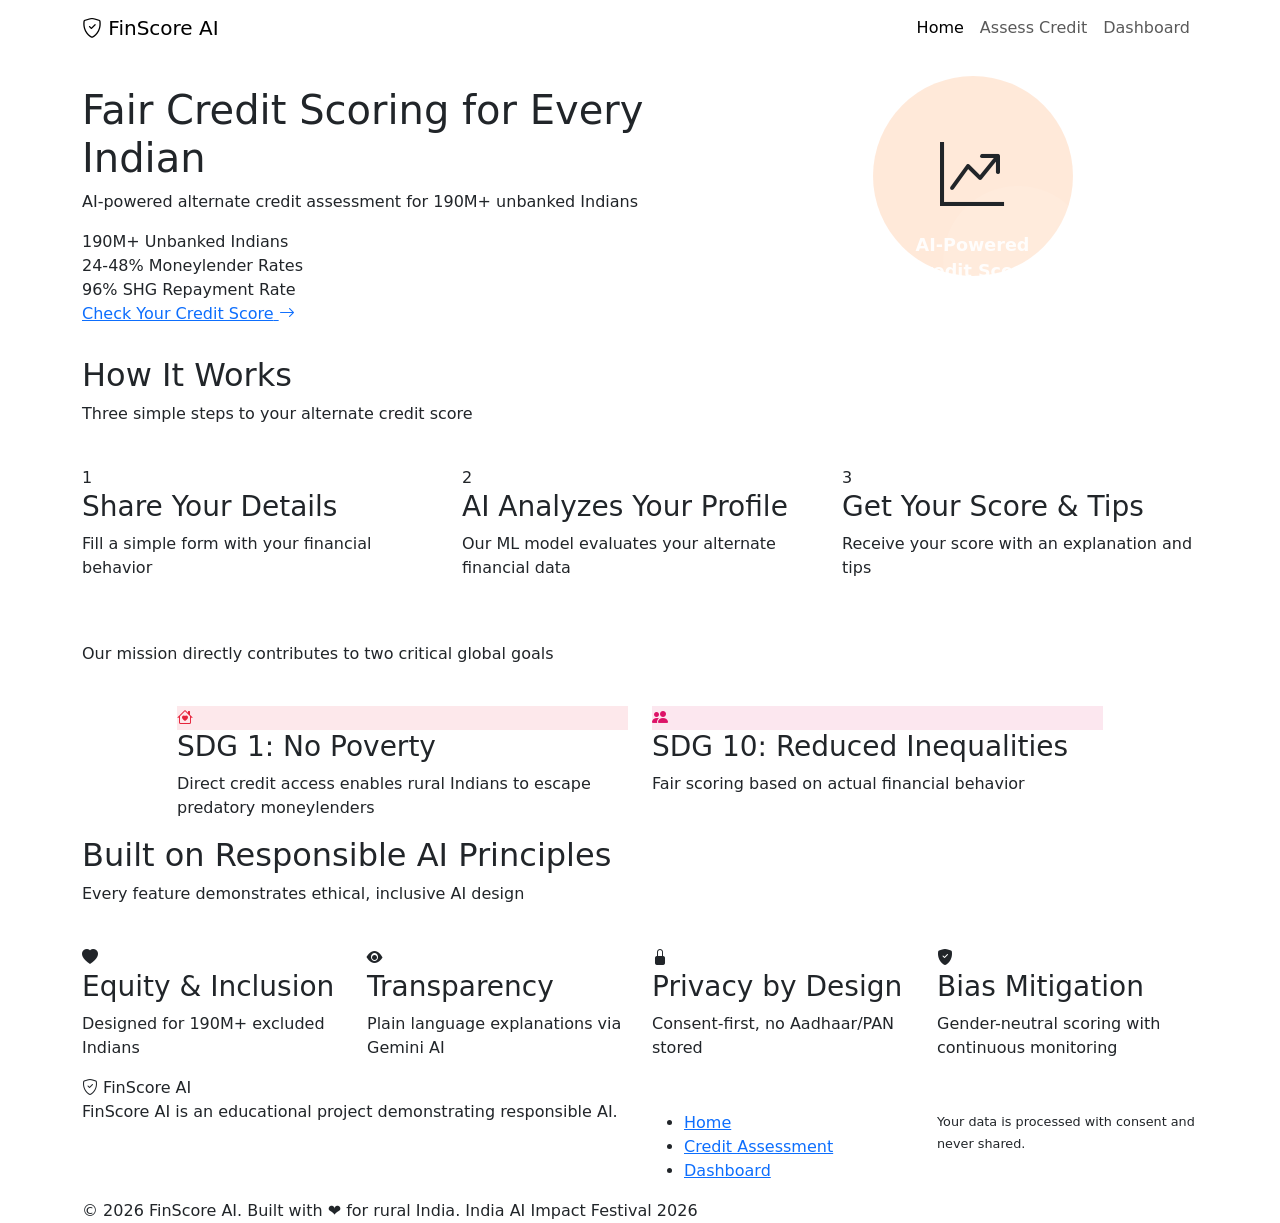
<file: credit-scoring/backend/src/main/resources/templates/index.html>
<!DOCTYPE html>
<!--
    FinScore AI — Home Page (index.html)
    =====================================
    Landing page with hero section, stats, how-it-works,
    SDG badges, and responsible AI principles.
    ALL text content served via Thymeleaf th:text — zero hardcoded.
-->
<html xmlns:th="http://www.thymeleaf.org" lang="en">
<head>
    <meta charset="UTF-8">
    <meta name="viewport" content="width=device-width, initial-scale=1.0">
    <meta name="description" content="FinScore AI — AI-powered alternate credit scoring for 190M+ unbanked rural Indians. Fair, transparent, and inclusive credit assessment using XGBoost ML and Google Gemini AI.">
    <title>FinScore AI — Fair Credit Scoring for Every Indian</title>

    <!-- Bootstrap 5 CSS -->
    <link href="https://cdn.jsdelivr.net/npm/bootstrap@5.3.2/dist/css/bootstrap.min.css" rel="stylesheet">
    <!-- Bootstrap Icons -->
    <link href="https://cdn.jsdelivr.net/npm/bootstrap-icons@1.11.2/font/bootstrap-icons.css" rel="stylesheet">
    <!-- Custom Styles -->
    <link th:href="@{/css/styles.css}" rel="stylesheet">
</head>
<body>

    <!-- ═══ Navbar ═══════════════════════════════════════════════ -->
    <nav class="navbar navbar-expand-lg navbar-custom" aria-label="Main navigation">
        <div class="container">
            <a class="navbar-brand" href="/" aria-label="FinScore AI Home">
                <i class="bi bi-shield-check"></i>
                Fin<span class="brand-accent">Score</span> AI
            </a>
            <button class="navbar-toggler" type="button" data-bs-toggle="collapse" 
                    data-bs-target="#mainNav" aria-controls="mainNav" 
                    aria-expanded="false" aria-label="Toggle navigation">
                <span class="navbar-toggler-icon"></span>
            </button>
            <div class="collapse navbar-collapse" id="mainNav">
                <ul class="navbar-nav ms-auto">
                    <li class="nav-item">
                        <a class="nav-link active" href="/" aria-current="page">Home</a>
                    </li>
                    <li class="nav-item">
                        <a class="nav-link" href="/form">Assess Credit</a>
                    </li>
                    <li class="nav-item">
                        <a class="nav-link" href="/dashboard">Dashboard</a>
                    </li>
                </ul>
            </div>
        </div>
    </nav>

    <!-- ═══ Hero Section ═════════════════════════════════════════ -->
    <section class="hero-section" id="hero">
        <div class="container">
            <div class="row align-items-center">
                <div class="col-lg-7">
                    <h1 class="hero-title" th:text="${heroTitle}">Fair Credit Scoring for Every Indian</h1>
                    <p class="hero-subtitle" th:text="${heroSubtitle}">
                        AI-powered alternate credit assessment for 190M+ unbanked Indians
                    </p>

                    <!-- Stats Row -->
                    <div class="stats-row">
                        <div class="stat-card" role="figure" aria-label="190M+ unbanked Indians">
                            <span class="stat-number" data-counter="190" data-suffix="M+" th:text="${heroStat1}">190M+</span>
                            <span class="stat-label" th:text="${heroStat1Label}">Unbanked Indians</span>
                        </div>
                        <div class="stat-card" role="figure" aria-label="24-48% moneylender rates">
                            <span class="stat-number" th:text="${heroStat2}">24-48%</span>
                            <span class="stat-label" th:text="${heroStat2Label}">Moneylender Rates</span>
                        </div>
                        <div class="stat-card" role="figure" aria-label="96% SHG repayment rate">
                            <span class="stat-number" data-counter="96" data-suffix="%" th:text="${heroStat3}">96%</span>
                            <span class="stat-label" th:text="${heroStat3Label}">SHG Repayment Rate</span>
                        </div>
                    </div>

                    <!-- CTA Button -->
                    <a href="/form" class="btn-cta" id="cta-button" aria-label="Check Your Credit Score">
                        <span th:text="${heroCta}">Check Your Credit Score</span>
                        <i class="bi bi-arrow-right"></i>
                    </a>
                </div>
                <div class="col-lg-5 d-none d-lg-flex justify-content-center align-items-center">
                    <!-- Visual element — abstract illustration -->
                    <div style="width:300px;height:300px;position:relative;">
                        <div style="position:absolute;width:200px;height:200px;border-radius:50%;background:rgba(255,111,0,0.15);top:20px;left:50px;animation:pulse-glow 4s ease-in-out infinite;"></div>
                        <div style="position:absolute;width:150px;height:150px;border-radius:50%;background:rgba(255,255,255,0.08);bottom:20px;right:30px;animation:pulse-glow 5s ease-in-out infinite reverse;"></div>
                        <div style="position:absolute;top:50%;left:50%;transform:translate(-50%,-50%);text-align:center;">
                            <i class="bi bi-graph-up-arrow" style="font-size:4rem;color:var(--secondary);"></i>
                            <div style="color:rgba(255,255,255,0.9);font-weight:700;font-size:1.1rem;margin-top:0.5rem;">AI-Powered<br>Credit Score</div>
                        </div>
                    </div>
                </div>
            </div>
        </div>
    </section>

    <!-- ═══ How It Works ═════════════════════════════════════════ -->
    <section class="section" id="how-it-works">
        <div class="container">
            <h2 class="section-title" th:text="${howItWorksTitle}">How It Works</h2>
            <p class="section-subtitle">Three simple steps to your alternate credit score</p>
            
            <div class="row g-4 mt-2">
                <!-- Step 1 -->
                <div class="col-md-4">
                    <div class="step-card">
                        <div class="step-number" aria-hidden="true">1</div>
                        <div class="step-connector d-none d-md-block"></div>
                        <h3 class="step-title" th:text="${step1Title}">Share Your Details</h3>
                        <p class="step-desc" th:text="${step1Desc}">Fill a simple form with your financial behavior</p>
                    </div>
                </div>
                <!-- Step 2 -->
                <div class="col-md-4">
                    <div class="step-card">
                        <div class="step-number" aria-hidden="true">2</div>
                        <div class="step-connector d-none d-md-block"></div>
                        <h3 class="step-title" th:text="${step2Title}">AI Analyzes Your Profile</h3>
                        <p class="step-desc" th:text="${step2Desc}">Our ML model evaluates your alternate financial data</p>
                    </div>
                </div>
                <!-- Step 3 -->
                <div class="col-md-4">
                    <div class="step-card">
                        <div class="step-number" aria-hidden="true">3</div>
                        <h3 class="step-title" th:text="${step3Title}">Get Your Score & Tips</h3>
                        <p class="step-desc" th:text="${step3Desc}">Receive your score with an explanation and tips</p>
                    </div>
                </div>
            </div>
        </div>
    </section>

    <!-- ═══ SDG Section ══════════════════════════════════════════ -->
    <section class="section section-dark" id="sdg">
        <div class="container">
            <h2 class="section-title" th:text="${sdgTitle}" style="color:#fff">
                Aligned with UN Sustainable Development Goals
            </h2>
            <p class="section-subtitle">Our mission directly contributes to two critical global goals</p>
            
            <div class="row g-4 mt-2 justify-content-center">
                <div class="col-md-5">
                    <div class="feature-card" style="border-left-color:#E5243B">
                        <div class="feature-icon" style="background:rgba(229,36,59,0.1);color:#E5243B">
                            <i class="bi bi-house-heart"></i>
                        </div>
                        <h3 class="feature-title" th:text="${sdg1Title}">SDG 1: No Poverty</h3>
                        <p class="feature-desc" th:text="${sdg1Desc}">Direct credit access enables rural Indians to escape predatory moneylenders</p>
                    </div>
                </div>
                <div class="col-md-5">
                    <div class="feature-card" style="border-left-color:#DD1367">
                        <div class="feature-icon" style="background:rgba(221,19,103,0.1);color:#DD1367">
                            <i class="bi bi-people-fill"></i>
                        </div>
                        <h3 class="feature-title" th:text="${sdg10Title}">SDG 10: Reduced Inequalities</h3>
                        <p class="feature-desc" th:text="${sdg10Desc}">Fair scoring based on actual financial behavior</p>
                    </div>
                </div>
            </div>
        </div>
    </section>

    <!-- ═══ Responsible AI Section ═══════════════════════════════ -->
    <section class="section" id="responsible-ai">
        <div class="container">
            <h2 class="section-title" th:text="${responsibleAiTitle}">Built on Responsible AI Principles</h2>
            <p class="section-subtitle">Every feature demonstrates ethical, inclusive AI design</p>
            
            <div class="row g-4 mt-2">
                <div class="col-md-6 col-lg-3">
                    <div class="feature-card">
                        <div class="feature-icon"><i class="bi bi-heart-fill"></i></div>
                        <h3 class="feature-title" th:text="${rai1Title}">Equity & Inclusion</h3>
                        <p class="feature-desc" th:text="${rai1Desc}">Designed for 190M+ excluded Indians</p>
                    </div>
                </div>
                <div class="col-md-6 col-lg-3">
                    <div class="feature-card">
                        <div class="feature-icon"><i class="bi bi-eye-fill"></i></div>
                        <h3 class="feature-title" th:text="${rai2Title}">Transparency</h3>
                        <p class="feature-desc" th:text="${rai2Desc}">Plain language explanations via Gemini AI</p>
                    </div>
                </div>
                <div class="col-md-6 col-lg-3">
                    <div class="feature-card">
                        <div class="feature-icon"><i class="bi bi-lock-fill"></i></div>
                        <h3 class="feature-title" th:text="${rai3Title}">Privacy by Design</h3>
                        <p class="feature-desc" th:text="${rai3Desc}">Consent-first, no Aadhaar/PAN stored</p>
                    </div>
                </div>
                <div class="col-md-6 col-lg-3">
                    <div class="feature-card">
                        <div class="feature-icon"><i class="bi bi-shield-fill-check"></i></div>
                        <h3 class="feature-title" th:text="${rai4Title}">Bias Mitigation</h3>
                        <p class="feature-desc" th:text="${rai4Desc}">Gender-neutral scoring with continuous monitoring</p>
                    </div>
                </div>
            </div>
        </div>
    </section>

    <!-- ═══ Footer ═══════════════════════════════════════════════ -->
    <footer class="footer">
        <div class="container">
            <div class="row g-4">
                <div class="col-md-6">
                    <div class="footer-brand">
                        <i class="bi bi-shield-check"></i>
                        Fin<span class="brand-accent">Score</span> AI
                    </div>
                    <p class="footer-desc" th:text="${footerDisclaimer}">
                        FinScore AI is an educational project demonstrating responsible AI.
                    </p>
                </div>
                <div class="col-md-3">
                    <h6 style="color:#fff;font-weight:700;margin-bottom:1rem;">Quick Links</h6>
                    <ul class="footer-links">
                        <li><a href="/">Home</a></li>
                        <li><a href="/form">Credit Assessment</a></li>
                        <li><a href="/dashboard">Dashboard</a></li>
                    </ul>
                </div>
                <div class="col-md-3">
                    <h6 style="color:#fff;font-weight:700;margin-bottom:1rem;">Data Privacy</h6>
                    <p style="font-size:0.8rem;line-height:1.7" th:text="${footerPrivacy}">
                        Your data is processed with consent and never shared.
                    </p>
                </div>
            </div>
            <div class="footer-divider">
                <div class="footer-bottom">
                    <span>&copy; 2026 FinScore AI. Built with ❤️ for rural India.</span>
                    <span>India AI Impact Festival 2026</span>
                </div>
            </div>
        </div>
    </footer>

    <!-- Bootstrap 5 JS Bundle -->
    <script src="https://cdn.jsdelivr.net/npm/bootstrap@5.3.2/dist/js/bootstrap.bundle.min.js"></script>
    <!-- Custom JS -->
    <script th:src="@{/js/app.js}"></script>
</body>
</html>
</file>
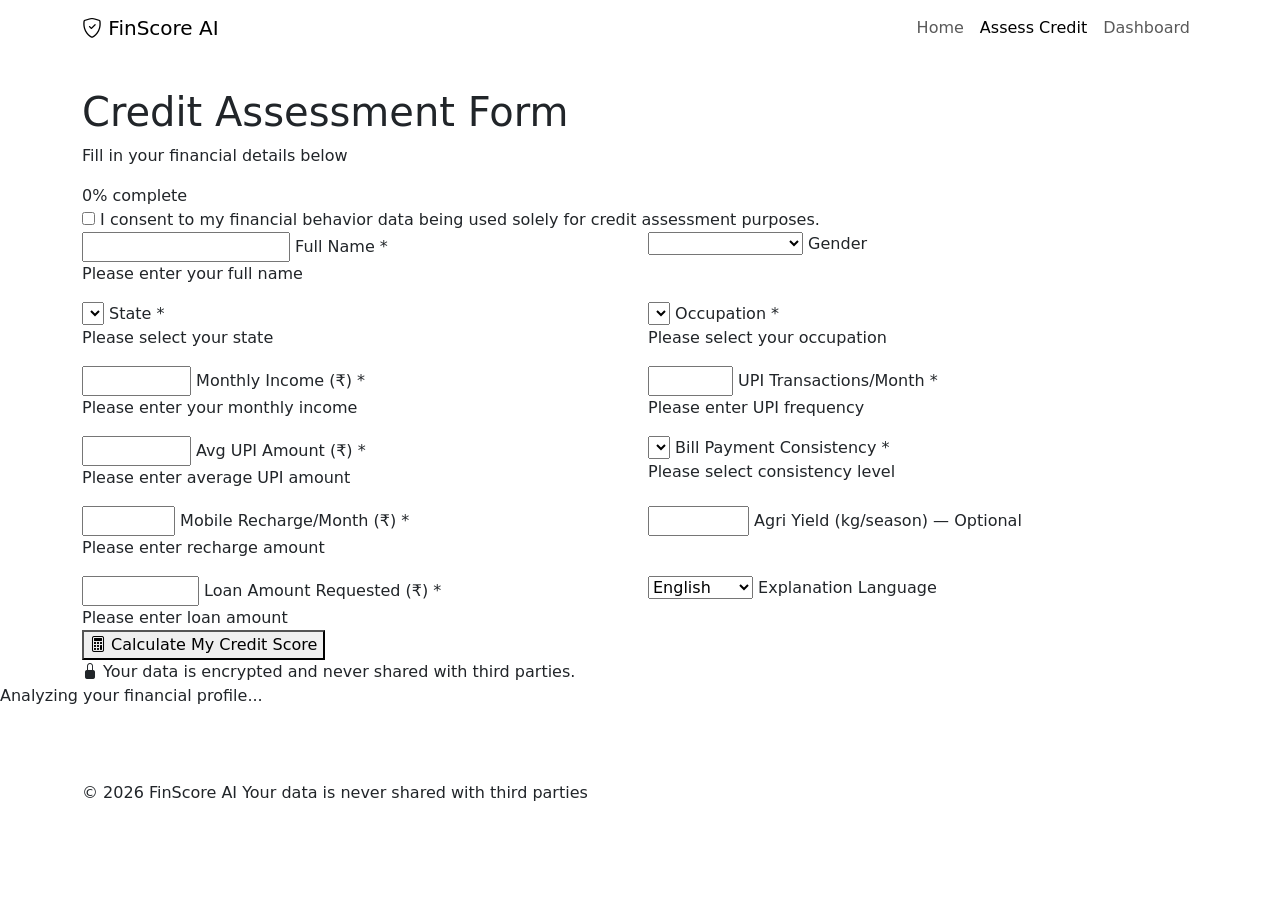
<file: credit-scoring/backend/src/main/resources/templates/form.html>
<!DOCTYPE html>
<!--
    FinScore AI — Credit Assessment Form (form.html)
    ==================================================
    Assessment form with consent checkbox, dynamic API-populated
    dropdowns, progress bar, client-side validation, and loading
    spinner. All dropdown data from /api/* endpoints.
-->
<html xmlns:th="http://www.thymeleaf.org" lang="en">
<head>
    <meta charset="UTF-8">
    <meta name="viewport" content="width=device-width, initial-scale=1.0">
    <meta name="description" content="FinScore AI Credit Assessment Form — Enter your alternate financial data to get a fair credit score. No Aadhaar or PAN required.">
    <title>Credit Assessment — FinScore AI</title>
    <link href="https://cdn.jsdelivr.net/npm/bootstrap@5.3.2/dist/css/bootstrap.min.css" rel="stylesheet">
    <link href="https://cdn.jsdelivr.net/npm/bootstrap-icons@1.11.2/font/bootstrap-icons.css" rel="stylesheet">
    <link th:href="@{/css/styles.css}" rel="stylesheet">
</head>
<body>

    <!-- ═══ Navbar ═══════════════════════════════════════════════ -->
    <nav class="navbar navbar-expand-lg navbar-custom" aria-label="Main navigation">
        <div class="container">
            <a class="navbar-brand" href="/">
                <i class="bi bi-shield-check"></i>
                Fin<span class="brand-accent">Score</span> AI
            </a>
            <button class="navbar-toggler" type="button" data-bs-toggle="collapse" data-bs-target="#mainNav">
                <span class="navbar-toggler-icon"></span>
            </button>
            <div class="collapse navbar-collapse" id="mainNav">
                <ul class="navbar-nav ms-auto">
                    <li class="nav-item"><a class="nav-link" href="/">Home</a></li>
                    <li class="nav-item"><a class="nav-link active" href="/form">Assess Credit</a></li>
                    <li class="nav-item"><a class="nav-link" href="/dashboard">Dashboard</a></li>
                </ul>
            </div>
        </div>
    </nav>

    <!-- ═══ Form Section ═════════════════════════════════════════ -->
    <section class="section" style="padding-top:2rem;">
        <div class="container">
            <div class="form-container">
                <!-- Form Header -->
                <div class="form-header">
                    <h1 th:text="${pageTitle}">Credit Assessment Form</h1>
                    <p th:text="${pageSubtitle}">Fill in your financial details below</p>
                </div>

                <!-- Progress Bar -->
                <div class="progress-container">
                    <div class="progress-bar-custom" role="progressbar" aria-valuenow="0" aria-valuemin="0" aria-valuemax="100">
                        <div class="progress-bar-fill" id="progress-fill"></div>
                    </div>
                    <div class="progress-label" id="progress-label">0% complete</div>
                </div>

                <!-- Consent Section -->
                <div class="consent-section">
                    <label class="consent-checkbox" for="consent-checkbox">
                        <input type="checkbox" id="consent-checkbox" required 
                               aria-label="Consent to data processing">
                        <span class="consent-text" th:text="${consentText}">
                            I consent to my financial behavior data being used solely for credit assessment purposes.
                        </span>
                    </label>
                </div>

                <!-- Assessment Form -->
                <form id="assessment-form" novalidate>
                    <div class="row g-3">
                        <!-- Full Name -->
                        <div class="col-md-6">
                            <div class="form-floating-custom">
                                <input type="text" id="fullName" placeholder=" " required 
                                       maxlength="100" autocomplete="name"
                                       aria-label="Full Name">
                                <label for="fullName">Full Name *</label>
                                <div class="error-message">Please enter your full name</div>
                            </div>
                        </div>

                        <!-- Gender -->
                        <div class="col-md-6">
                            <div class="form-floating-custom">
                                <select id="gender-select" aria-label="Gender">
                                    <option value="" disabled selected></option>
                                    <option value="Male">Male</option>
                                    <option value="Female">Female</option>
                                    <option value="Other">Other</option>
                                    <option value="Prefer not to say">Prefer not to say</option>
                                </select>
                                <label for="gender-select">Gender</label>
                            </div>
                        </div>

                        <!-- State (API-populated) -->
                        <div class="col-md-6">
                            <div class="form-floating-custom">
                                <select id="state-select" required aria-label="State">
                                    <option value="" disabled selected></option>
                                    <!-- Options loaded via fetch('/api/states') -->
                                </select>
                                <label for="state-select">State *</label>
                                <div class="error-message">Please select your state</div>
                            </div>
                        </div>

                        <!-- Occupation (API-populated) -->
                        <div class="col-md-6">
                            <div class="form-floating-custom">
                                <select id="occupation-select" required aria-label="Occupation">
                                    <option value="" disabled selected></option>
                                    <!-- Options loaded via fetch('/api/occupations') -->
                                </select>
                                <label for="occupation-select">Occupation *</label>
                                <div class="error-message">Please select your occupation</div>
                            </div>
                        </div>

                        <!-- Monthly Income -->
                        <div class="col-md-6">
                            <div class="form-floating-custom">
                                <input type="number" id="monthlyIncome" placeholder=" " required 
                                       min="0" max="500000" step="100"
                                       aria-label="Monthly Income in INR">
                                <label for="monthlyIncome">Monthly Income (₹) *</label>
                                <div class="error-message">Please enter your monthly income</div>
                            </div>
                        </div>

                        <!-- UPI Transaction Frequency -->
                        <div class="col-md-6">
                            <div class="form-floating-custom">
                                <input type="number" id="upiFrequency" placeholder=" " required 
                                       min="0" max="500" step="1"
                                       aria-label="UPI transactions per month">
                                <label for="upiFrequency">UPI Transactions/Month *</label>
                                <div class="error-message">Please enter UPI frequency</div>
                            </div>
                        </div>

                        <!-- Average UPI Amount -->
                        <div class="col-md-6">
                            <div class="form-floating-custom">
                                <input type="number" id="avgUpiAmount" placeholder=" " required 
                                       min="0" max="100000" step="10"
                                       aria-label="Average UPI transaction amount in INR">
                                <label for="avgUpiAmount">Avg UPI Amount (₹) *</label>
                                <div class="error-message">Please enter average UPI amount</div>
                            </div>
                        </div>

                        <!-- Utility Bill Consistency (API-populated) -->
                        <div class="col-md-6">
                            <div class="form-floating-custom">
                                <select id="consistency-select" required 
                                        aria-label="Utility bill payment consistency">
                                    <option value="" disabled selected></option>
                                    <!-- Options loaded via fetch('/api/consistency-options') -->
                                </select>
                                <label for="consistency-select">Bill Payment Consistency *</label>
                                <div class="error-message">Please select consistency level</div>
                            </div>
                        </div>

                        <!-- Mobile Recharge Amount -->
                        <div class="col-md-6">
                            <div class="form-floating-custom">
                                <input type="number" id="rechargeAmount" placeholder=" " required 
                                       min="0" max="5000" step="10"
                                       aria-label="Monthly mobile recharge amount in INR">
                                <label for="rechargeAmount">Mobile Recharge/Month (₹) *</label>
                                <div class="error-message">Please enter recharge amount</div>
                            </div>
                        </div>

                        <!-- Agricultural Yield (Optional) -->
                        <div class="col-md-6">
                            <div class="form-floating-custom">
                                <input type="number" id="agriculturalYield" placeholder=" " 
                                       min="0" max="50000" step="10"
                                       aria-label="Agricultural yield in kg per season (optional)">
                                <label for="agriculturalYield">Agri Yield (kg/season) — Optional</label>
                            </div>
                        </div>

                        <!-- Loan Amount Requested -->
                        <div class="col-md-6">
                            <div class="form-floating-custom">
                                <input type="number" id="loanRequested" placeholder=" " required 
                                       min="1000" max="1000000" step="1000"
                                       aria-label="Loan amount requested in INR">
                                <label for="loanRequested">Loan Amount Requested (₹) *</label>
                                <div class="error-message">Please enter loan amount</div>
                            </div>
                        </div>

                        <!-- Preferred Language -->
                        <div class="col-md-6">
                            <div class="form-floating-custom">
                                <select id="language-select" aria-label="Preferred language for explanation">
                                    <option value="English" selected>English</option>
                                    <option value="Hindi">हिंदी (Hindi)</option>
                                </select>
                                <label for="language-select">Explanation Language</label>
                            </div>
                        </div>
                    </div>

                    <!-- Submit Button -->
                    <button type="submit" class="btn-submit" id="submit-btn" 
                            aria-label="Calculate credit score">
                        <i class="bi bi-calculator"></i>
                        <span th:text="${submitButtonText}">Calculate My Credit Score</span>
                    </button>
                </form>

                <!-- Privacy Note -->
                <div class="privacy-note">
                    <i class="bi bi-lock-fill"></i>
                    <span th:text="${privacyNote}">Your data is encrypted and never shared with third parties.</span>
                </div>
            </div>
        </div>
    </section>

    <!-- Loading Overlay -->
    <div class="loading-overlay" id="loading-overlay" role="alert" aria-live="assertive">
        <div class="loading-spinner"></div>
        <div class="loading-text">Analyzing your financial profile...</div>
        <div style="color:rgba(255,255,255,0.6);font-size:0.85rem;max-width:300px;text-align:center;">
            Our AI is evaluating your alternate financial data using XGBoost ML model
        </div>
    </div>

    <!-- Footer -->
    <footer class="footer" style="margin-top:2rem;">
        <div class="container">
            <div class="footer-bottom" style="padding-top:0;margin-top:0;">
                <span>&copy; 2026 FinScore AI</span>
                <span>Your data is never shared with third parties</span>
            </div>
        </div>
    </footer>

    <script src="https://cdn.jsdelivr.net/npm/bootstrap@5.3.2/dist/js/bootstrap.bundle.min.js"></script>
    <script th:src="@{/js/app.js}"></script>
</body>
</html>
</file>
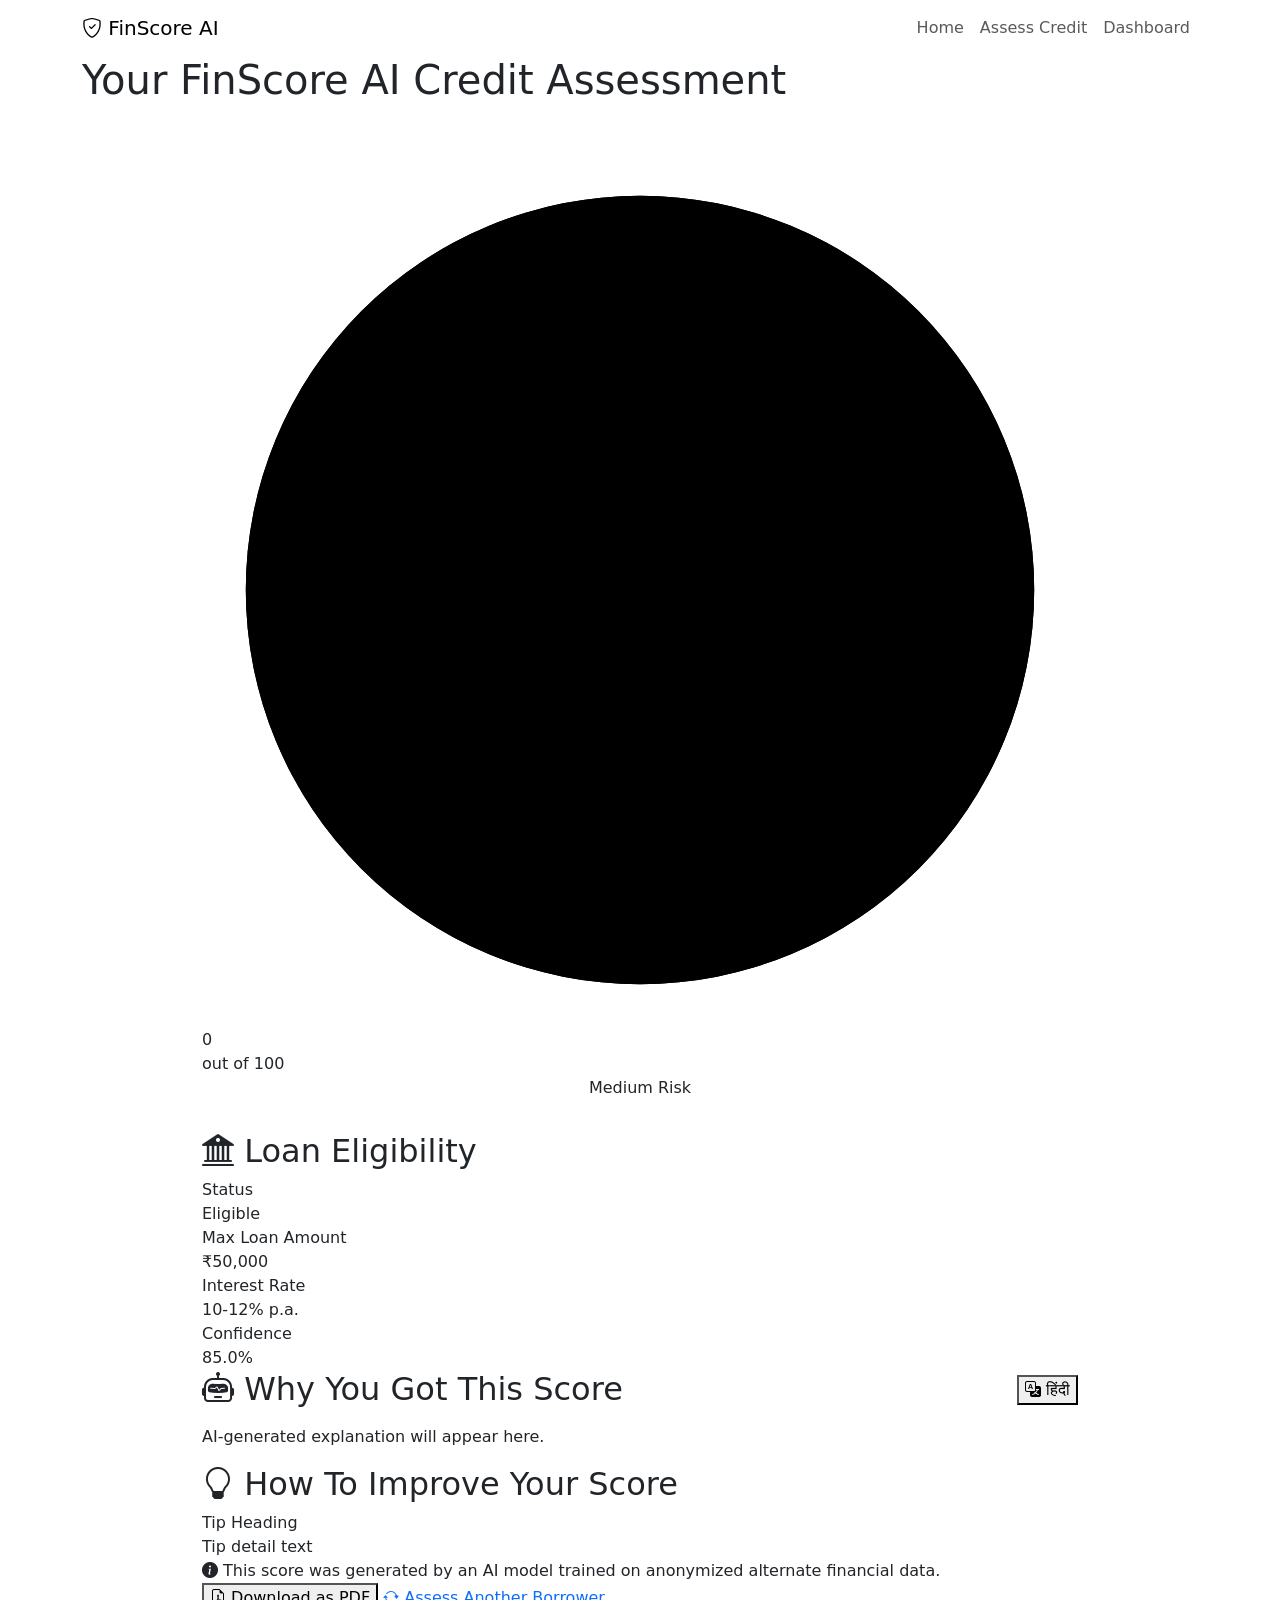
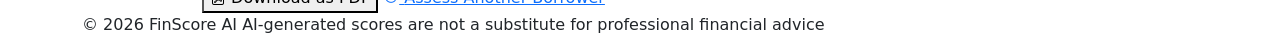
<file: credit-scoring/backend/src/main/resources/templates/result.html>
<!DOCTYPE html>
<!--
    FinScore AI — Credit Assessment Result (result.html)
    =====================================================
    Displays the complete credit assessment result with:
    - Animated SVG score circle
    - Risk category badge
    - Loan eligibility details
    - Gemini AI explanation with language toggle
    - RAG-powered financial tips
    - Responsible AI transparency note
    - PDF download button
-->
<html xmlns:th="http://www.thymeleaf.org" lang="en">
<head>
    <meta charset="UTF-8">
    <meta name="viewport" content="width=device-width, initial-scale=1.0">
    <meta name="description" content="Your FinScore AI credit assessment result — AI-generated credit score with explanation and personalized financial tips.">
    <title>Your Credit Score — FinScore AI</title>
    <link href="https://cdn.jsdelivr.net/npm/bootstrap@5.3.2/dist/css/bootstrap.min.css" rel="stylesheet">
    <link href="https://cdn.jsdelivr.net/npm/bootstrap-icons@1.11.2/font/bootstrap-icons.css" rel="stylesheet">
    <link th:href="@{/css/styles.css}" rel="stylesheet">
</head>
<body>

    <!-- ═══ Navbar ═══════════════════════════════════════════════ -->
    <nav class="navbar navbar-expand-lg navbar-custom" aria-label="Main navigation">
        <div class="container">
            <a class="navbar-brand" href="/">
                <i class="bi bi-shield-check"></i>
                Fin<span class="brand-accent">Score</span> AI
            </a>
            <button class="navbar-toggler" type="button" data-bs-toggle="collapse" data-bs-target="#mainNav">
                <span class="navbar-toggler-icon"></span>
            </button>
            <div class="collapse navbar-collapse" id="mainNav">
                <ul class="navbar-nav ms-auto">
                    <li class="nav-item"><a class="nav-link" href="/">Home</a></li>
                    <li class="nav-item"><a class="nav-link" href="/form">Assess Credit</a></li>
                    <li class="nav-item"><a class="nav-link" href="/dashboard">Dashboard</a></li>
                </ul>
            </div>
        </div>
    </nav>

    <!-- ═══ Result Header ═══════════════════════════════════════ -->
    <div class="result-header">
        <div class="container">
            <h1 th:text="${pageTitle}">Your FinScore AI Credit Assessment</h1>
            <p style="color:rgba(255,255,255,0.7);margin-top:0.5rem;" 
               th:text="'Assessment for ' + ${result.fullName}">Assessment Result</p>
        </div>
    </div>

    <!-- ═══ Result Content ═══════════════════════════════════════ -->
    <section class="section" style="padding-top:0;" id="result-content">
        <div class="container" style="max-width:900px;">

            <!-- Score Circle -->
            <div class="score-container">
                <div class="score-circle" 
                     th:data-score="${result.creditScore}" 
                     th:data-risk="${result.riskCategory == 'Low Risk' ? 'low-risk' : (result.riskCategory == 'Medium Risk' ? 'medium-risk' : 'high-risk')}"
                     role="img"
                     th:aria-label="'Credit Score: ' + ${result.creditScore} + ' out of 100'">
                    <svg viewBox="0 0 200 200">
                        <circle class="circle-bg" cx="100" cy="100" r="90"></circle>
                        <circle class="circle-progress" cx="100" cy="100" r="90"></circle>
                    </svg>
                    <div class="score-value">
                        <div class="score-number" id="score-display">0</div>
                        <div class="score-max">out of 100</div>
                    </div>
                </div>
            </div>

            <!-- Risk Badge (centered) -->
            <div style="text-align:center;margin-bottom:2rem;">
                <span class="risk-badge"
                      th:classappend="${result.riskCategory == 'Low Risk' ? 'low-risk' : (result.riskCategory == 'Medium Risk' ? 'medium-risk' : 'high-risk')}"
                      th:text="${result.riskCategory}">
                    Medium Risk
                </span>
            </div>

            <!-- Loan Eligibility Card -->
            <div class="result-card">
                <h2 class="result-card-title">
                    <i class="bi bi-bank2"></i>
                    <span th:text="${loanEligibilityTitle}">Loan Eligibility</span>
                </h2>
                <div class="eligibility-grid">
                    <div class="eligibility-item">
                        <div class="eligibility-label">Status</div>
                        <div class="eligibility-value" 
                             th:classappend="${result.loanEligible ? 'eligible' : 'not-eligible'}"
                             th:text="${result.loanEligible ? 'Eligible ✓' : 'Not Eligible ✗'}">
                            Eligible
                        </div>
                    </div>
                    <div class="eligibility-item">
                        <div class="eligibility-label">Max Loan Amount</div>
                        <div class="eligibility-value" 
                             th:text="'₹' + ${#numbers.formatDecimal(result.maxLoanAmount, 0, 'COMMA', 0, 'POINT')}">
                            ₹50,000
                        </div>
                    </div>
                    <div class="eligibility-item">
                        <div class="eligibility-label">Interest Rate</div>
                        <div class="eligibility-value" th:text="${result.suggestedInterestRate}">
                            10-12% p.a.
                        </div>
                    </div>
                    <div class="eligibility-item">
                        <div class="eligibility-label">Confidence</div>
                        <div class="eligibility-value" 
                             th:text="${#numbers.formatDecimal(result.mlConfidence * 100, 0, 'POINT', 1, 'POINT')} + '%'">
                            85.0%
                        </div>
                    </div>
                </div>
            </div>

            <!-- AI Explanation Card -->
            <div class="result-card">
                <div style="display:flex;justify-content:space-between;align-items:center;flex-wrap:wrap;gap:0.5rem;">
                    <h2 class="result-card-title" style="margin-bottom:0;">
                        <i class="bi bi-robot"></i>
                        <span th:text="${explanationTitle}">Why You Got This Score</span>
                    </h2>
                    <button class="language-toggle" id="language-toggle-btn"
                            th:data-current-lang="${result.explanationLanguage}"
                            th:onclick="'toggleLanguage(' + ${result.id} + ')'"
                            aria-label="Toggle explanation language">
                        <i class="bi bi-translate"></i>
                        <span th:text="${result.explanationLanguage == 'English' ? 'हिंदी' : 'English'}">हिंदी</span>
                    </button>
                </div>
                <div id="explanation-content" style="margin-top:1rem;">
                    <p class="explanation-text" th:text="${result.explanation}">
                        AI-generated explanation will appear here.
                    </p>
                </div>
            </div>

            <!-- Financial Tips Card -->
            <div class="result-card" th:if="${result.tips != null and !result.tips.isEmpty()}">
                <h2 class="result-card-title">
                    <i class="bi bi-lightbulb"></i>
                    <span th:text="${tipsTitle}">How To Improve Your Score</span>
                </h2>
                <div th:each="tip : ${result.tips}">
                    <div class="tip-item">
                        <div class="tip-icon">
                            <i class="bi" th:classappend="${tip.icon}"></i>
                        </div>
                        <div>
                            <div class="tip-heading" th:text="${tip.heading}">Tip Heading</div>
                            <div class="tip-detail" th:text="${tip.detail}">Tip detail text</div>
                        </div>
                    </div>
                </div>
            </div>

            <!-- Responsible AI Transparency Note -->
            <div class="transparency-note">
                <i class="bi bi-info-circle-fill"></i>
                <span th:text="${transparencyNote}">
                    This score was generated by an AI model trained on anonymized alternate financial data.
                </span>
            </div>

            <!-- Action Buttons -->
            <div class="action-buttons">
                <button class="btn-secondary-custom" onclick="downloadPDF()" 
                        aria-label="Download result as PDF">
                    <i class="bi bi-file-earmark-pdf"></i>
                    <span th:text="${downloadButtonText}">Download as PDF</span>
                </button>
                <a href="/form" class="btn-outline-custom" 
                   aria-label="Start a new assessment">
                    <i class="bi bi-arrow-repeat"></i>
                    <span th:text="${retryButtonText}">Assess Another Borrower</span>
                </a>
            </div>
        </div>
    </section>

    <!-- Footer -->
    <footer class="footer">
        <div class="container">
            <div class="footer-bottom" style="padding-top:0;margin-top:0;">
                <span>&copy; 2026 FinScore AI</span>
                <span>AI-generated scores are not a substitute for professional financial advice</span>
            </div>
        </div>
    </footer>

    <script src="https://cdn.jsdelivr.net/npm/bootstrap@5.3.2/dist/js/bootstrap.bundle.min.js"></script>
    <script th:src="@{/js/app.js}"></script>
</body>
</html>
</file>
